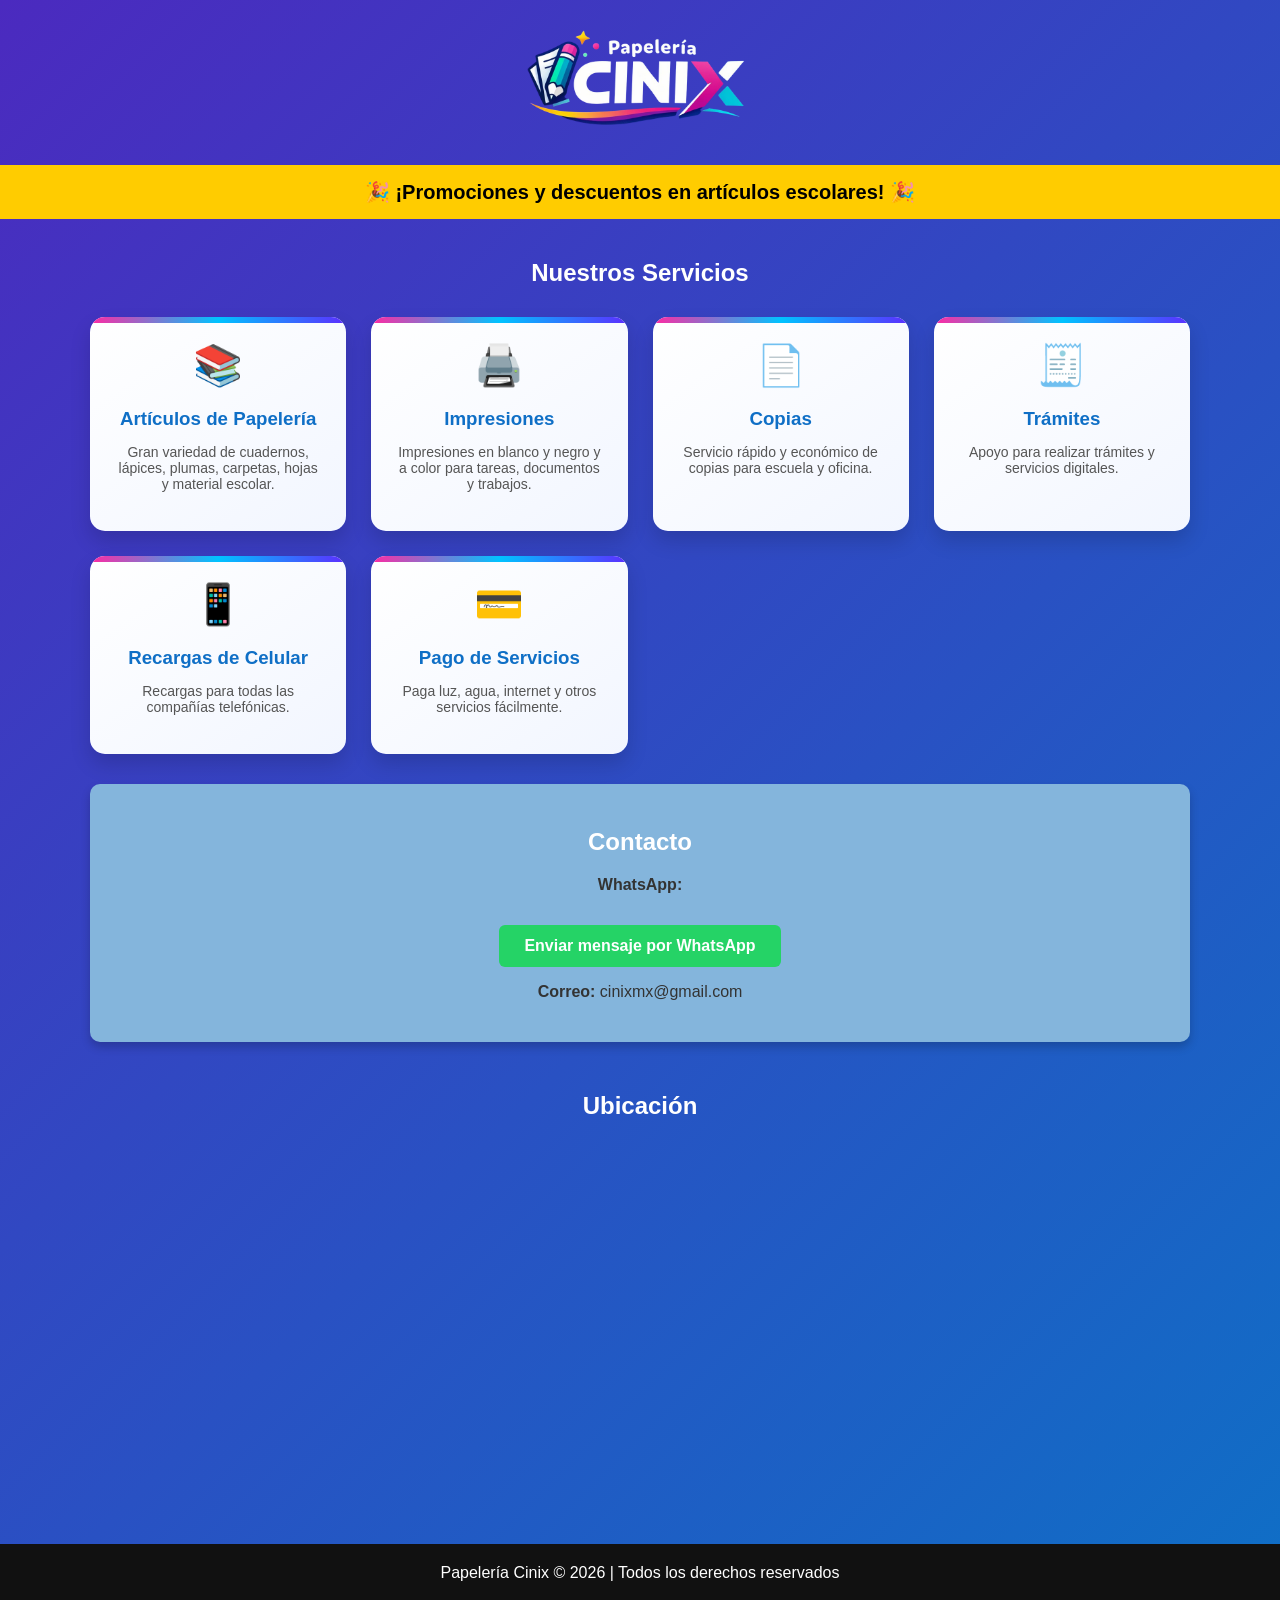
<file: index.html>
<!DOCTYPE html>
<html lang="es">
<head>
<meta charset="UTF-8">
<meta name="viewport" content="width=device-width, initial-scale=1.0">
<title>Papelería Cinix</title>
<link rel="icon" href="favicon.ico" type="image/x-icon">
<link rel="stylesheet" href="styles.css">

</head>

<body>

<header>
    <img src="headerlogo.png" alt="Papelería Cinix">
</header>

<div class="banner">
🎉 ¡Promociones y descuentos en artículos escolares! 🎉
</div>

<div class="container">

<h2>Nuestros Servicios</h2>

<div class="services">

<div class="service">
<div class="service-icon">📚</div>
<h3>Artículos de Papelería</h3>
<p>Gran variedad de cuadernos, lápices, plumas, carpetas, hojas y material escolar.</p>
</div>

<div class="service">
<div class="service-icon">🖨️</div>
<h3>Impresiones</h3>
<p>Impresiones en blanco y negro y a color para tareas, documentos y trabajos.</p>
</div>

<div class="service">
<div class="service-icon">📄</div>
<h3>Copias</h3>
<p>Servicio rápido y económico de copias para escuela y oficina.</p>
</div>

<div class="service">
<div class="service-icon">🧾</div>
<h3>Trámites</h3>
<p>Apoyo para realizar trámites y servicios digitales.</p>
</div>

<div class="service">
<div class="service-icon">📱</div>
<h3>Recargas de Celular</h3>
<p>Recargas para todas las compañías telefónicas.</p>
</div>

<div class="service">
<div class="service-icon">💳</div>
<h3>Pago de Servicios</h3>
<p>Paga luz, agua, internet y otros servicios fácilmente.</p>
</div>

</div>

<div class="contact">

<h2>Contacto</h2>

<p><strong>WhatsApp:</strong></p>

<a class="whatsapp" href="https://wa.me/525561988836" target="_blank">
Enviar mensaje por WhatsApp
</a>

<p><strong>Correo:</strong> cinixmx@gmail.com</p>

</div>

<div class="map">

<h2 style="color:white;">Ubicación</h2>

<iframe 
src="https://www.google.com/maps/embed?pb=!1m14!1m12!1m3!1d234.6682216988216!2d-99.22120087572803!3d19.768255525579626!2m3!1f0!2f0!3f0!3m2!1i1024!2i768!4f13.1!5e0!3m2!1ses!2smx!4v1773271606581!5m2!1ses!2smx"
width="100%" 
height="350"
style="border:0;"
allowfullscreen=""
loading="lazy">
</iframe>

</div>

</div>

<footer>
Papelería Cinix © 2026 | Todos los derechos reservados
</footer>

</body>
</html>
</file>
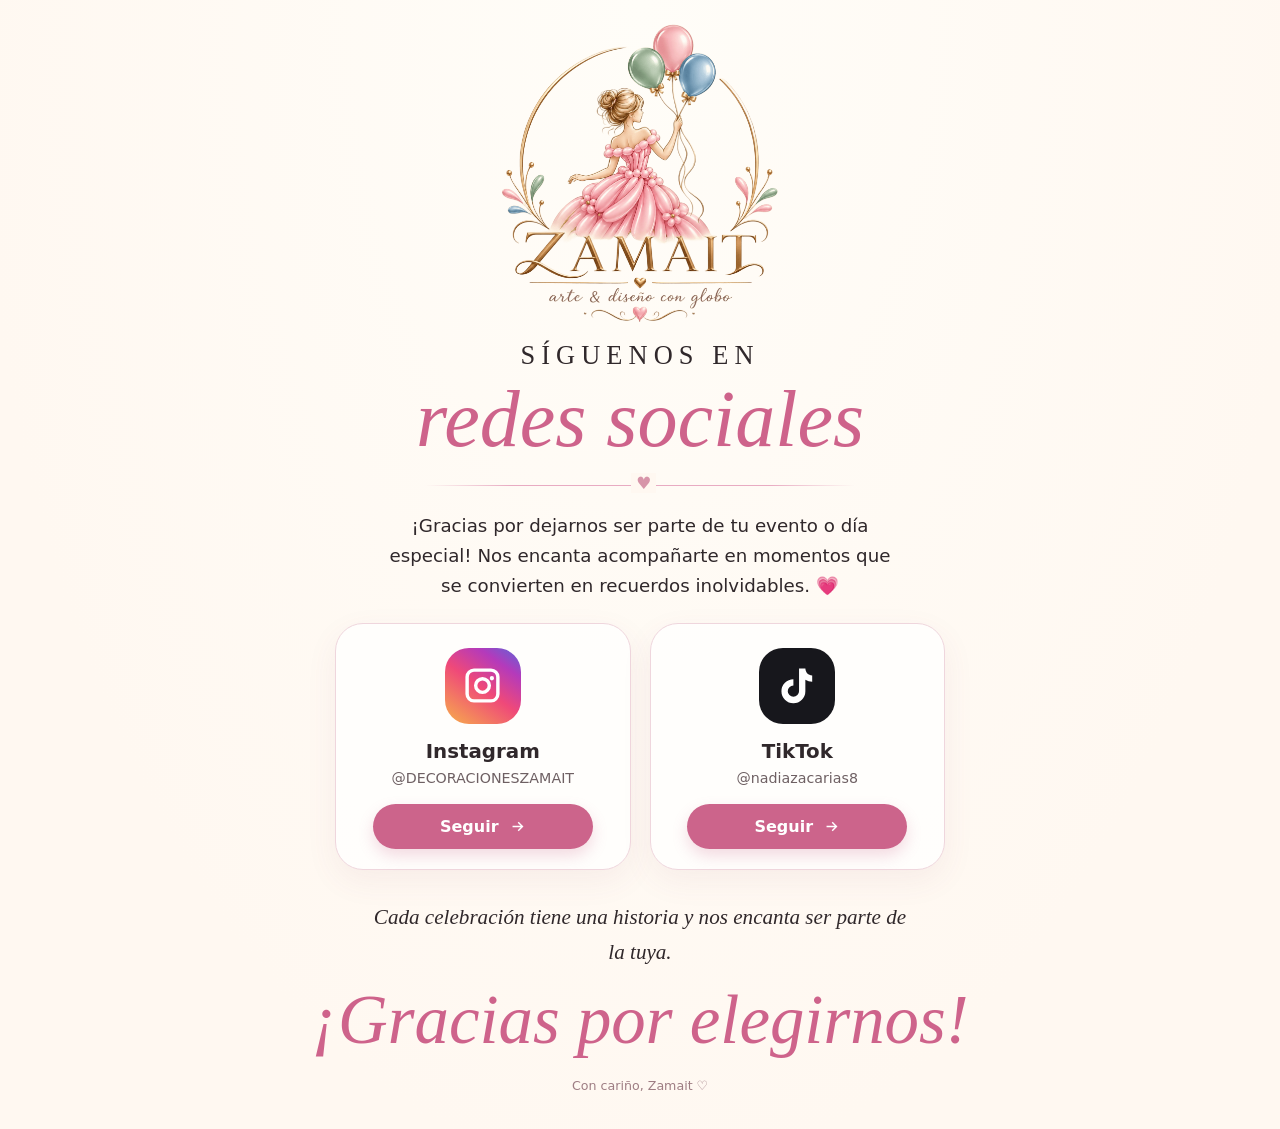
<file: zamait/index.html>
<!doctype html>
<html lang="es">
<head>
<meta charset="utf-8"/><meta name="viewport" content="width=device-width,initial-scale=1"/>
<meta name="theme-color" content="#fff8f1"/>
<meta name="description" content="Gracias por dejarnos formar parte de tu día especial. Síguenos en nuestras redes sociales."/>
<title>Zamait · Gracias por elegirnos</title>
<style>
:root{--bg:#fff8f1;--rose:#ce638b;--rose-light:#ffe5ed;--ink:#30282b;--muted:#6e6063;--gold:#bb975b}
*{box-sizing:border-box}
body{min-height:100vh;margin:0;background:radial-gradient(ellipse at top,#fffdf8 0%,#fff8f1 74%);font-family:'Segoe UI',system-ui,-apple-system,sans-serif;color:var(--ink);display:flex;justify-content:center;padding:22px 14px 36px}
main{width:min(100%,720px);text-align:center}
.logo{display:block;width:min(315px,78vw);margin:0 auto 3px;mix-blend-mode:multiply}
.eyebrow{text-transform:uppercase;letter-spacing:.23em;font-family:Georgia,serif;font-size:clamp(1.12rem,3.7vw,1.65rem);margin:0 0 2px}
.script{font-family:'Brush Script MT','Segoe Script','Lucida Handwriting',cursive;font-size:clamp(2.8rem,10vw,5rem);line-height:1.12;font-weight:400;color:var(--rose);margin:4px 0 12px;font-style:italic}
.swirl{height:1px;background:linear-gradient(90deg,transparent,#e8abc2 20%,#e8abc2 80%,transparent);margin:20px auto 25px;max-width:430px;position:relative}.swirl:after{content:'♥';position:absolute;top:-12px;left:calc(50% - 9px);font-size:17px;color:#d795a9;background:var(--bg);padding:0 5px}
.intro{max-width:510px;margin:0 auto 21px;line-height:1.65;font-size:clamp(.99rem,2.8vw,1.14rem)}
.socials{display:grid;grid-template-columns:repeat(2,minmax(0,1fr));gap:19px;margin:22px auto 30px;max-width:610px}
.social{border:1px solid #efd6dd;border-radius:28px;background:rgba(255,255,255,.79);padding:24px 18px 20px;min-width:0;box-shadow:0 11px 32px rgba(147,75,95,.07);display:flex;flex-direction:column;align-items:center}
.circle{width:76px;height:76px;display:grid;place-items:center;border-radius:24px;margin-bottom:16px;color:white}.circle svg{width:41px;height:41px;fill:currentColor}
.instagram{background:linear-gradient(35deg,#f7af4a,#ef4979 48%,#b43abb 77%,#5a66d9)}.tiktok{background:#17171c}
.name{font-size:1.24rem;margin:0 0 7px;font-weight:750}
.user{margin:0 0 18px;overflow-wrap:anywhere;font-size:.89rem;color:var(--muted)}
.follow{width:100%;max-width:220px;display:inline-flex;justify-content:center;align-items:center;gap:10px;text-decoration:none;font-size:1rem;font-weight:750;color:#fff;background:#cc648b;padding:13px 22px;border-radius:999px;transition:transform .2s,box-shadow .2s;box-shadow:0 7px 15px rgba(199,93,133,.22)}
.follow:hover{transform:translateY(-2px);box-shadow:0 11px 25px rgba(199,93,133,.28)}.follow:focus-visible{outline:3px solid #9871ca;outline-offset:4px}.follow svg{width:17px;height:17px;stroke:currentColor;stroke-width:2;fill:none}
.note{font-family:Georgia,serif;font-style:italic;font-size:clamp(1.05rem,3.4vw,1.32rem);line-height:1.65;max-width:550px;margin:23px auto 0}
.thanks{font-family:'Brush Script MT','Segoe Script','Lucida Handwriting',cursive;font-size:clamp(2.5rem,9vw,4.3rem);font-style:italic;color:var(--rose);font-weight:400;margin:11px 0 0}
footer{font-size:.79rem;margin-top:18px;color:#9e7d83}
@media(max-width:510px){.socials{gap:11px}.social{padding:20px 11px 16px;border-radius:21px}.circle{width:64px;height:64px;border-radius:19px}.circle svg{width:34px;height:34px}.user{font-size:.76rem}.follow{padding:12px 13px}.script{margin-top:9px}.intro{margin-bottom:8px}}
@media(max-width:350px){.socials{grid-template-columns:1fr}.social{padding:17px}.circle{margin-bottom:10px}}
@media(prefers-reduced-motion:reduce){.follow{transition:none}.follow:hover{transform:none}}
</style>
</head>
<body><main>
<img class="logo" src="/zamait/zamaitlogo.png"

alt="Zamait, decoración para eventos"/>
<p class="eyebrow">Síguenos en</p><h1 class="script">redes sociales</h1>
<div class="swirl" aria-hidden="true"></div>
<p class="intro">¡Gracias por dejarnos ser parte de tu evento o día especial! Nos encanta acompañarte en momentos que se convierten en recuerdos inolvidables. 💗</p>
<section class="socials" aria-label="Nuestras redes sociales">
<article class="social"><div class="circle instagram" aria-hidden="true"><svg viewBox="0 0 24 24"><path d="M7 2h10a5 5 0 0 1 5 5v10a5 5 0 0 1-5 5H7a5 5 0 0 1-5-5V7a5 5 0 0 1 5-5zm0 2a3 3 0 0 0-3 3v10a3 3 0 0 0 3 3h10a3 3 0 0 0 3-3V7a3 3 0 0 0-3-3H7zm5 3a5 5 0 1 1 0 10 5 5 0 0 1 0-10zm0 2a3 3 0 1 0 0 6 3 3 0 0 0 0-6zm5.5-2.5a1.25 1.25 0 1 1 0 2.5 1.25 1.25 0 0 1 0-2.5z"/></svg></div><h2 class="name">Instagram</h2><p class="user">@DECORACIONESZAMAIT</p><a class="follow" href="https://www.instagram.com/decoracioneszamait/" target="_blank" rel="noopener noreferrer" aria-label="Seguir a Decoraciones Zamait en Instagram">Seguir <svg viewBox="0 0 24 24" aria-hidden="true"><path d="M5 12h14m-6-6 6 6-6 6"/></svg></a></article>
<article class="social"><div class="circle tiktok" aria-hidden="true"><svg viewBox="0 0 24 24"><path d="M16.6 2c.2 2.4 1.6 3.9 4 4.1v3.7a8 8 0 0 1-4-1.1v6.7a7 7 0 1 1-7-7V12a3.3 3.3 0 1 0 3.3 3.3V2h3.7z"/></svg></div><h2 class="name">TikTok</h2><p class="user">@nadiazacarias8</p><a class="follow" href="https://www.tiktok.com/@nadiazacarias8" target="_blank" rel="noopener noreferrer" aria-label="Seguir a nadiazacarias8 en TikTok">Seguir <svg viewBox="0 0 24 24" aria-hidden="true"><path d="M5 12h14m-6-6 6 6-6 6"/></svg></a></article>
</section>
<p class="note">Cada celebración tiene una historia y nos encanta ser parte de la tuya.</p><p class="thanks">¡Gracias por elegirnos!</p><footer>Con cariño, Zamait ♡</footer>
</main></body></html>
</file>
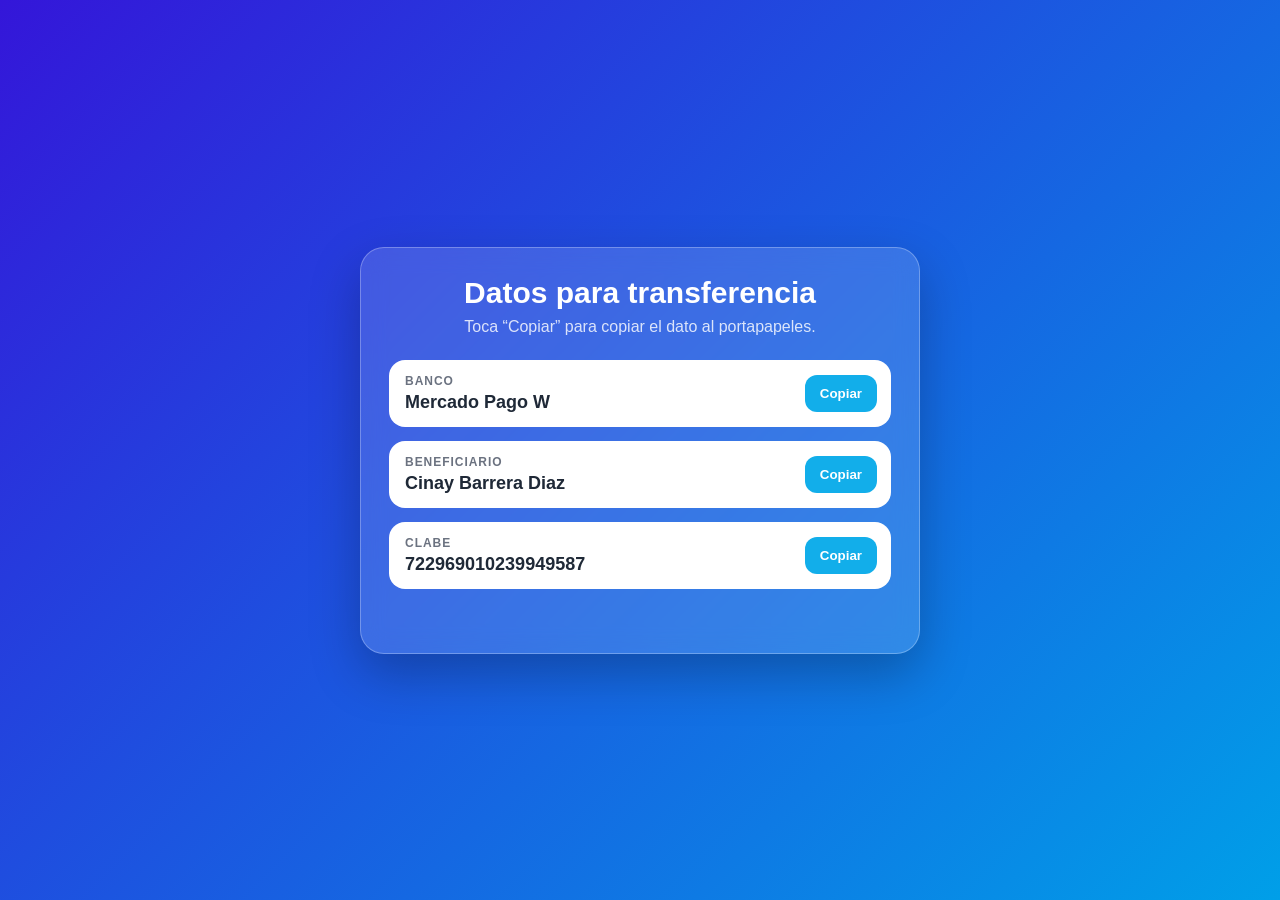
<file: datos.html>
<!DOCTYPE html>
<html lang="es">
<head>
  <meta charset="UTF-8" />
  <meta name="viewport" content="width=device-width, initial-scale=1.0" />
  <title>Datos bancarios</title>
  <style>
    * { box-sizing: border-box; }

    body {
      margin: 0;
      min-height: 100vh;
      display: grid;
      place-items: center;
      padding: 24px;
      font-family: Arial, Helvetica, sans-serif;
      background: linear-gradient(135deg, #3416d9, #009fe8);
      color: #fff;
    }

    .card {
      width: min(100%, 560px);
      background: rgba(255,255,255,.14);
      border: 1px solid rgba(255,255,255,.28);
      backdrop-filter: blur(12px);
      border-radius: 24px;
      padding: 28px;
      box-shadow: 0 20px 50px rgba(0,0,0,.25);
    }

    h1 {
      margin: 0 0 8px;
      text-align: center;
      font-size: 30px;
    }

    .subtitle {
      margin: 0 0 24px;
      text-align: center;
      color: rgba(255,255,255,.82);
    }

    .row {
      display: grid;
      grid-template-columns: 1fr auto;
      gap: 12px;
      align-items: center;
      margin-bottom: 14px;
      padding: 14px 14px 14px 16px;
      background: #fff;
      border-radius: 16px;
      color: #1f2937;
    }

    .label {
      display: block;
      margin-bottom: 4px;
      font-size: 12px;
      font-weight: 700;
      text-transform: uppercase;
      letter-spacing: .08em;
      color: #6b7280;
    }

    .value {
      font-size: 18px;
      font-weight: 700;
      word-break: break-word;
    }

    .copy-btn {
      border: 0;
      border-radius: 12px;
      padding: 11px 15px;
      background: #12aeea;
      color: #fff;
      font-weight: 700;
      cursor: pointer;
      transition: transform .15s ease, background .15s ease;
    }

    .copy-btn:hover {
      background: #0797ce;
      transform: translateY(-1px);
    }

    .copy-btn:active {
      transform: translateY(0);
    }

    .notice {
      min-height: 22px;
      margin-top: 10px;
      text-align: center;
      font-size: 14px;
      font-weight: 700;
      color: #fff;
    }

    @media (max-width: 460px) {
      .row {
        grid-template-columns: 1fr;
      }

      .copy-btn {
        width: 100%;
      }
    }
  </style>
</head>

<body>
  <main class="card">
    <h1>Datos para transferencia</h1>
    <p class="subtitle">Toca “Copiar” para copiar el dato al portapapeles.</p>

    <div class="row">
      <div>
        <span class="label">Banco</span>
        <div class="value" id="banco">Mercado Pago W</div>
      </div>
      <button class="copy-btn" onclick="copiar('banco', this)">Copiar</button>
    </div>

    <div class="row">
      <div>
        <span class="label">Beneficiario</span>
        <div class="value" id="beneficiario">Cinay Barrera Diaz</div>
      </div>
      <button class="copy-btn" onclick="copiar('beneficiario', this)">Copiar</button>
    </div>

    <div class="row">
      <div>
        <span class="label">CLABE</span>
        <div class="value" id="clabe">722969010239949587</div>
      </div>
      <button class="copy-btn" onclick="copiar('clabe', this)">Copiar</button>
    </div>

    <div id="notice" class="notice" aria-live="polite"></div>
  </main>

  <script>
    async function copiar(id, boton) {
      const texto = document.getElementById(id).innerText.trim();
      const aviso = document.getElementById('notice');
      const textoOriginal = boton.innerText;

      try {
        await navigator.clipboard.writeText(texto);
      } catch (e) {
        const area = document.createElement('textarea');
        area.value = texto;
        document.body.appendChild(area);
        area.select();
        document.execCommand('copy');
        area.remove();
      }

      boton.innerText = '¡Copiado!';
      aviso.textContent = texto + ' copiado correctamente.';

      setTimeout(() => {
        boton.innerText = textoOriginal;
        aviso.textContent = '';
      }, 1800);
    }
  </script>
</body>
</html>
</file>
<file: styles.css>
body{
font-family: Arial, sans-serif;
margin:0;
background:linear-gradient(135deg,#4b2abf,#0f6fc6);
color:#333;
}

header{
text-align:center;
padding:30px;
}

header img{
width:280px;
}

.banner{
background:#ffcc00;
color:#000;
text-align:center;
padding:15px;
font-size:20px;
font-weight:bold;
}

.container{
width:90%;
max-width:1100px;
margin:auto;
padding:20px;
}

h2{
color:white;
text-align:center;
}

.services{
display:grid;
grid-template-columns:repeat(auto-fit,minmax(200px,1fr));
gap:20px;
margin-top:20px;
}

.service{
background:white;
padding:20px;
border-radius:10px;
text-align:center;
box-shadow:0 5px 10px rgba(0,0,0,0.2);
}

.service h3{
color:#0f6fc6;
}

.contact{
background: #84b5dc;
padding:25px;
margin-top:30px;
border-radius:10px;
text-align:center;
box-shadow:0 5px 10px rgba(0,0,0,0.2);
}

.whatsapp{
display:inline-block;
margin-top:15px;
background:#25D366;
color:white;
padding:12px 25px;
border-radius:6px;
text-decoration:none;
font-weight:bold;
}

.whatsapp:hover{
background:#1ebe5d;
}

.map{
margin-top:30px;
border-radius:10px;
overflow:hidden;
}

footer{
text-align:center;
padding:20px;
margin-top:30px;
background:#111;
color:white;
}


.services{
display:grid;
grid-template-columns:repeat(auto-fit,minmax(220px,1fr));
gap:25px;
margin-top:30px;
}

.service{
background:linear-gradient(145deg,#ffffff,#f2f6ff);
padding:25px;
border-radius:15px;
text-align:center;
box-shadow:0 10px 20px rgba(0,0,0,0.15);
transition:all 0.3s ease;
position:relative;
overflow:hidden;
}

.service::before{
content:"";
position:absolute;
top:0;
left:0;
width:100%;
height:6px;
background:linear-gradient(90deg,#ff2aa3,#00c3ff,#5c2eff);
}

.service:hover{
transform:translateY(-8px) scale(1.03);
box-shadow:0 15px 30px rgba(0,0,0,0.25);
}

.service-icon{
font-size:40px;
margin-bottom:10px;
}

.service h3{
color:#0f6fc6;
margin-bottom:10px;
}

.service p{
font-size:14px;
color:#555;
}
</file>
